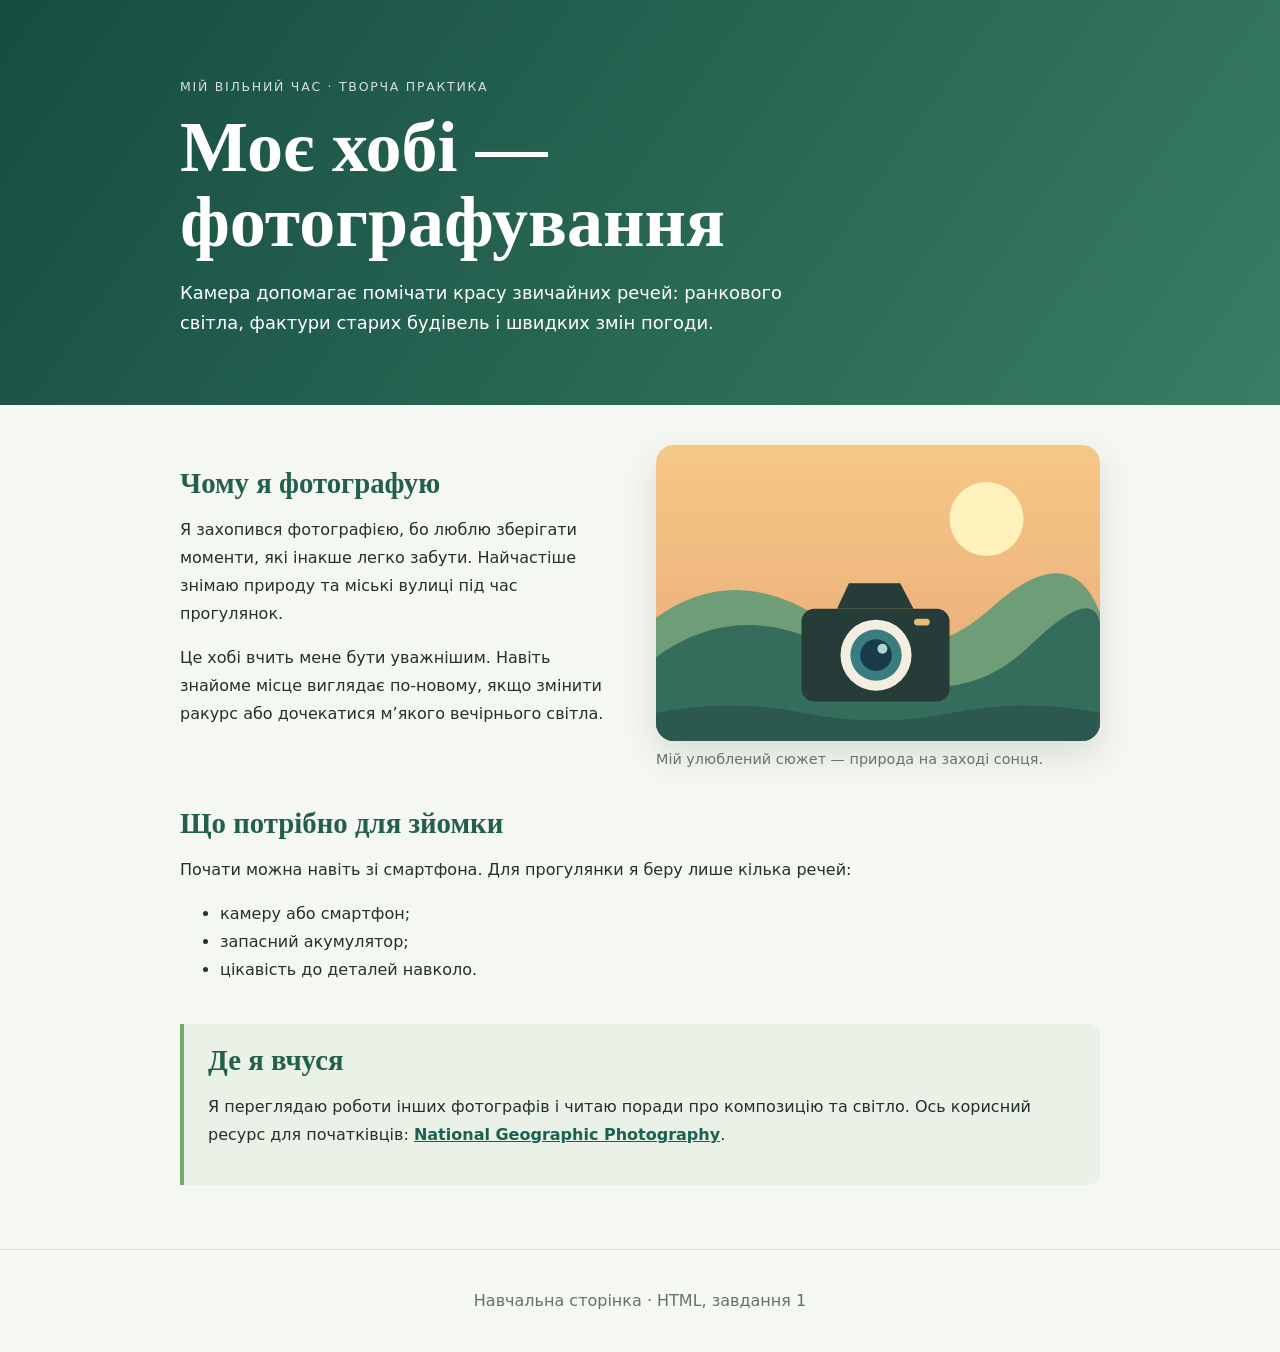
<file: dz html/index.html>
<!doctype html>
<html lang="uk">
<head>
  <meta charset="utf-8">
  <meta name="viewport" content="width=device-width, initial-scale=1">
  <meta name="description" content="Моє хобі — фотографування природи">
  <title>Моє хобі — фотографування</title>
  <style>
    :root { color-scheme: light; font-family: system-ui, -apple-system, "Segoe UI", sans-serif; color: #23302c; background: #f5f7f2; }
    * { box-sizing: border-box; }
    body { margin: 0; }
    header { padding: 4rem max(1.25rem, calc((100vw - 920px)/2)) 3rem; color: #fff; background: linear-gradient(125deg,#164d41,#387d64); }
    .eyebrow { text-transform: uppercase; letter-spacing: .14em; font-size: .78rem; opacity: .82; }
    h1 { max-width: 720px; margin: .6rem 0; font-family: Georgia, serif; font-size: clamp(2.6rem, 7vw, 4.5rem); line-height: 1.04; }
    header p { max-width: 620px; font-size: 1.12rem; line-height: 1.7; }
    main { width: min(920px, calc(100% - 2.5rem)); margin: 2.5rem auto 4rem; }
    .intro { display: grid; grid-template-columns: 1fr 1fr; gap: 2rem; align-items: center; }
    figure { margin: 0; }
    figure img { display: block; width: 100%; border-radius: 18px; box-shadow: 0 14px 35px #24372b22; }
    figcaption { margin-top: .65rem; color: #65746c; font-size: .9rem; }
    h2 { margin: 0 0 .8rem; color: #245f4d; font-family: Georgia, serif; font-size: 1.8rem; }
    p, li { line-height: 1.75; }
    section { margin-top: 2.5rem; }
    .note { padding: 1.25rem 1.5rem; border-left: 4px solid #79a96a; background: #eaf1e7; border-radius: 0 12px 12px 0; }
    a { color: #17634e; font-weight: 650; }
    footer { border-top: 1px solid #dce4da; padding: 1.3rem; text-align: center; color: #647269; }
    @media (max-width: 680px) {
      .intro { grid-template-columns: 1fr; }
    }
  </style>
</head>
<body>
  <header>
    <p class="eyebrow">Мій вільний час · творча практика</p>
    <h1>Моє хобі — фотографування</h1>
    <p>Камера допомагає помічати красу звичайних речей: ранкового світла, фактури старих будівель і швидких змін погоди.</p>
  </header>

  <main>
    <div class="intro">
      <div>
        <h2>Чому я фотографую</h2>
        <p>Я захопився фотографією, бо люблю зберігати моменти, які інакше легко забути. Найчастіше знімаю природу та міські вулиці під час прогулянок.</p>
        <p>Це хобі вчить мене бути уважнішим. Навіть знайоме місце виглядає по-новому, якщо змінити ракурс або дочекатися м’якого вечірнього світла.</p>
      </div>

      <figure>
        <img src="hobby.svg" alt="Ілюстрація фотоапарата на тлі зелених пагорбів і вечірнього сонця">
        <figcaption>Мій улюблений сюжет — природа на заході сонця.</figcaption>
      </figure>
    </div>

    <section>
      <h2>Що потрібно для зйомки</h2>
      <p>Почати можна навіть зі смартфона. Для прогулянки я беру лише кілька речей:</p>
      <ul>
        <li>камеру або смартфон;</li>
        <li>запасний акумулятор;</li>
        <li>цікавість до деталей навколо.</li>
      </ul>
    </section>

    <section class="note">
      <h2>Де я вчуся</h2>
      <p>Я переглядаю роботи інших фотографів і читаю поради про композицію та світло. Ось корисний ресурс для початківців: <a href="https://www.nationalgeographic.com/photography">National Geographic Photography</a>.</p>
    </section>
  </main>

  <footer>
    <p>Навчальна сторінка · HTML, завдання 1</p>
  </footer>
</body>
</html>
</file>
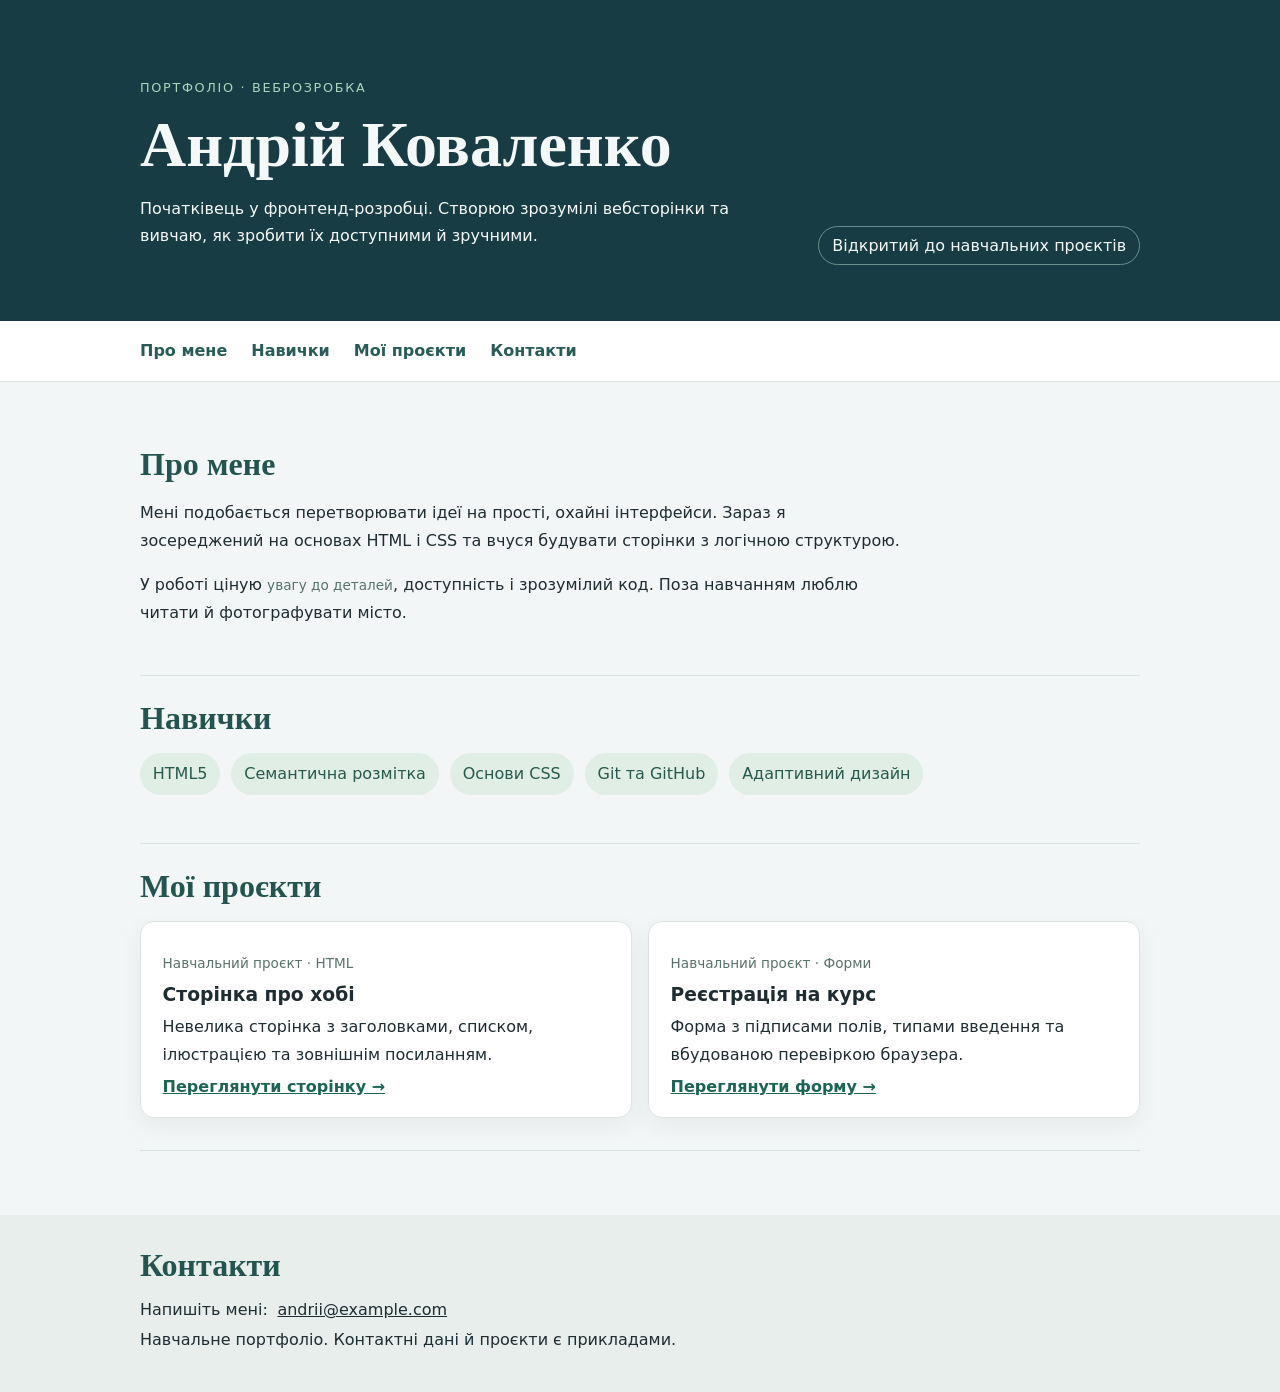
<file: dz html/portfolio.html>
<!doctype html>
<html lang="uk">
<head>
  <meta charset="utf-8">
  <meta name="viewport" content="width=device-width, initial-scale=1">
  <meta name="description" content="Навчальне портфоліо веброзробника">
  <title>Портфоліо розробника — Андрій Коваленко</title>
  <style>
    :root { font-family: system-ui, -apple-system, "Segoe UI", sans-serif; color: #1d2d32; background: #f3f6f7; }
    * { box-sizing: border-box; }
    body { margin: 0; }
    a { color: inherit; }
    .wrap { width: min(1000px, calc(100% - 2.5rem)); margin: auto; }
    .hero { padding: 4rem 0 3.5rem; background: #173c43; color: #f4f8f6; }
    .hero .wrap { display: flex; justify-content: space-between; align-items: end; gap: 2rem; }
    .kicker { letter-spacing: .13em; text-transform: uppercase; color: #a8d5bd; font-size: .8rem; }
    h1, h2 { font-family: Georgia, serif; }
    h1 { font-size: clamp(2.5rem, 6vw, 4rem); margin: .5rem 0; line-height: 1.05; }
    .hero p { max-width: 650px; line-height: 1.7; }
    .badge { border: 1px solid #67918c; padding: .55rem .8rem; border-radius: 999px; white-space: nowrap; }
    nav { position: sticky; top: 0; background: #fff; border-bottom: 1px solid #dce5e2; z-index: 2; }
    nav ul { display: flex; flex-wrap: wrap; gap: 1.5rem; list-style: none; padding: 1rem 0; margin: 0; }
    nav a { text-decoration: none; font-weight: 650; color: #285c58; }
    nav a:hover { text-decoration: underline; }
    main { padding: 2.5rem 0 4rem; }
    section { scroll-margin-top: 5rem; padding: 1.5rem 0 2rem; border-bottom: 1px solid #d9e2de; }
    h2 { font-size: 2rem; color: #23544f; margin: 0 0 1rem; }
    p, li { line-height: 1.75; }
    .about { max-width: 760px; }
    .skills { display: flex; flex-wrap: wrap; gap: .7rem; padding: 0; list-style: none; }
    .skills li { padding: .45rem .8rem; border-radius: 999px; background: #e0eee5; color: #27594d; }
    .cards { display: grid; grid-template-columns: repeat(2, minmax(0, 1fr)); gap: 1rem; }
    .card { padding: 1.35rem; background: white; border: 1px solid #dce5e2; border-radius: 14px; box-shadow: 0 8px 24px #193e4310; }
    .card h3 { margin: .15rem 0 .5rem; }
    .card p { margin: .5rem 0; }
    .tag { font-size: .85rem; color: #57736b; }
    .project-link { color: #1c6555; font-weight: 700; }
    footer { padding: 2rem 0; background: #e7eeeb; }
    footer p { margin: .4rem 0; }
    .contact { display: flex; gap: .6rem; flex-wrap: wrap; }
    @media (max-width: 650px) {
      .hero .wrap { display: block; }
      .badge { display: inline-block; margin-top: 1rem; }
      .cards { grid-template-columns: 1fr; }
    }
  </style>
</head>
<body>
  <header class="hero">
    <div class="wrap">
      <div>
        <p class="kicker">Портфоліо · веброзробка</p>
        <h1>Андрій Коваленко</h1>
        <p>Початківець у фронтенд-розробці. Створюю зрозумілі вебсторінки та вивчаю, як зробити їх доступними й зручними.</p>
      </div>
      <span class="badge">Відкритий до навчальних проєктів</span>
    </div>
  </header>

  <nav aria-label="Навігація сторінкою">
    <div class="wrap">
      <ul>
        <li><a href="#about">Про мене</a></li>
        <li><a href="#skills">Навички</a></li>
        <li><a href="#projects">Мої проєкти</a></li>
        <li><a href="#contacts">Контакти</a></li>
      </ul>
    </div>
  </nav>

  <main class="wrap">
    <section id="about" aria-labelledby="about-title">
      <h2 id="about-title">Про мене</h2>
      <div class="about">
        <p>Мені подобається перетворювати ідеї на прості, охайні інтерфейси. Зараз я зосереджений на основах HTML і CSS та вчуся будувати сторінки з логічною структурою.</p>
        <p>У роботі ціную <span class="tag">увагу до деталей</span>, доступність і зрозумілий код. Поза навчанням люблю читати й фотографувати місто.</p>
      </div>
    </section>

    <section id="skills" aria-labelledby="skills-title">
      <h2 id="skills-title">Навички</h2>
      <ul class="skills">
        <li>HTML5</li>
        <li>Семантична розмітка</li>
        <li>Основи CSS</li>
        <li>Git та GitHub</li>
        <li>Адаптивний дизайн</li>
      </ul>
    </section>

    <section id="projects" aria-labelledby="projects-title">
      <h2 id="projects-title">Мої проєкти</h2>
      <div class="cards">
        <article class="card">
          <p class="tag">Навчальний проєкт · HTML</p>
          <h3>Сторінка про хобі</h3>
          <p>Невелика сторінка з заголовками, списком, ілюстрацією та зовнішнім посиланням.</p>
          <a class="project-link" href="index.html">Переглянути сторінку →</a>
        </article>

        <article class="card">
          <p class="tag">Навчальний проєкт · Форми</p>
          <h3>Реєстрація на курс</h3>
          <p>Форма з підписами полів, типами введення та вбудованою перевіркою браузера.</p>
          <a class="project-link" href="registration.html">Переглянути форму →</a>
        </article>
      </div>
    </section>
  </main>

  <footer id="contacts">
    <div class="wrap">
      <h2>Контакти</h2>
      <div class="contact">
        <span>Напишіть мені:</span>
        <a href="mailto:andrii@example.com">andrii@example.com</a>
      </div>
      <p>Навчальне портфоліо. Контактні дані й проєкти є прикладами.</p>
    </div>
  </footer>
</body>
</html>
</file>
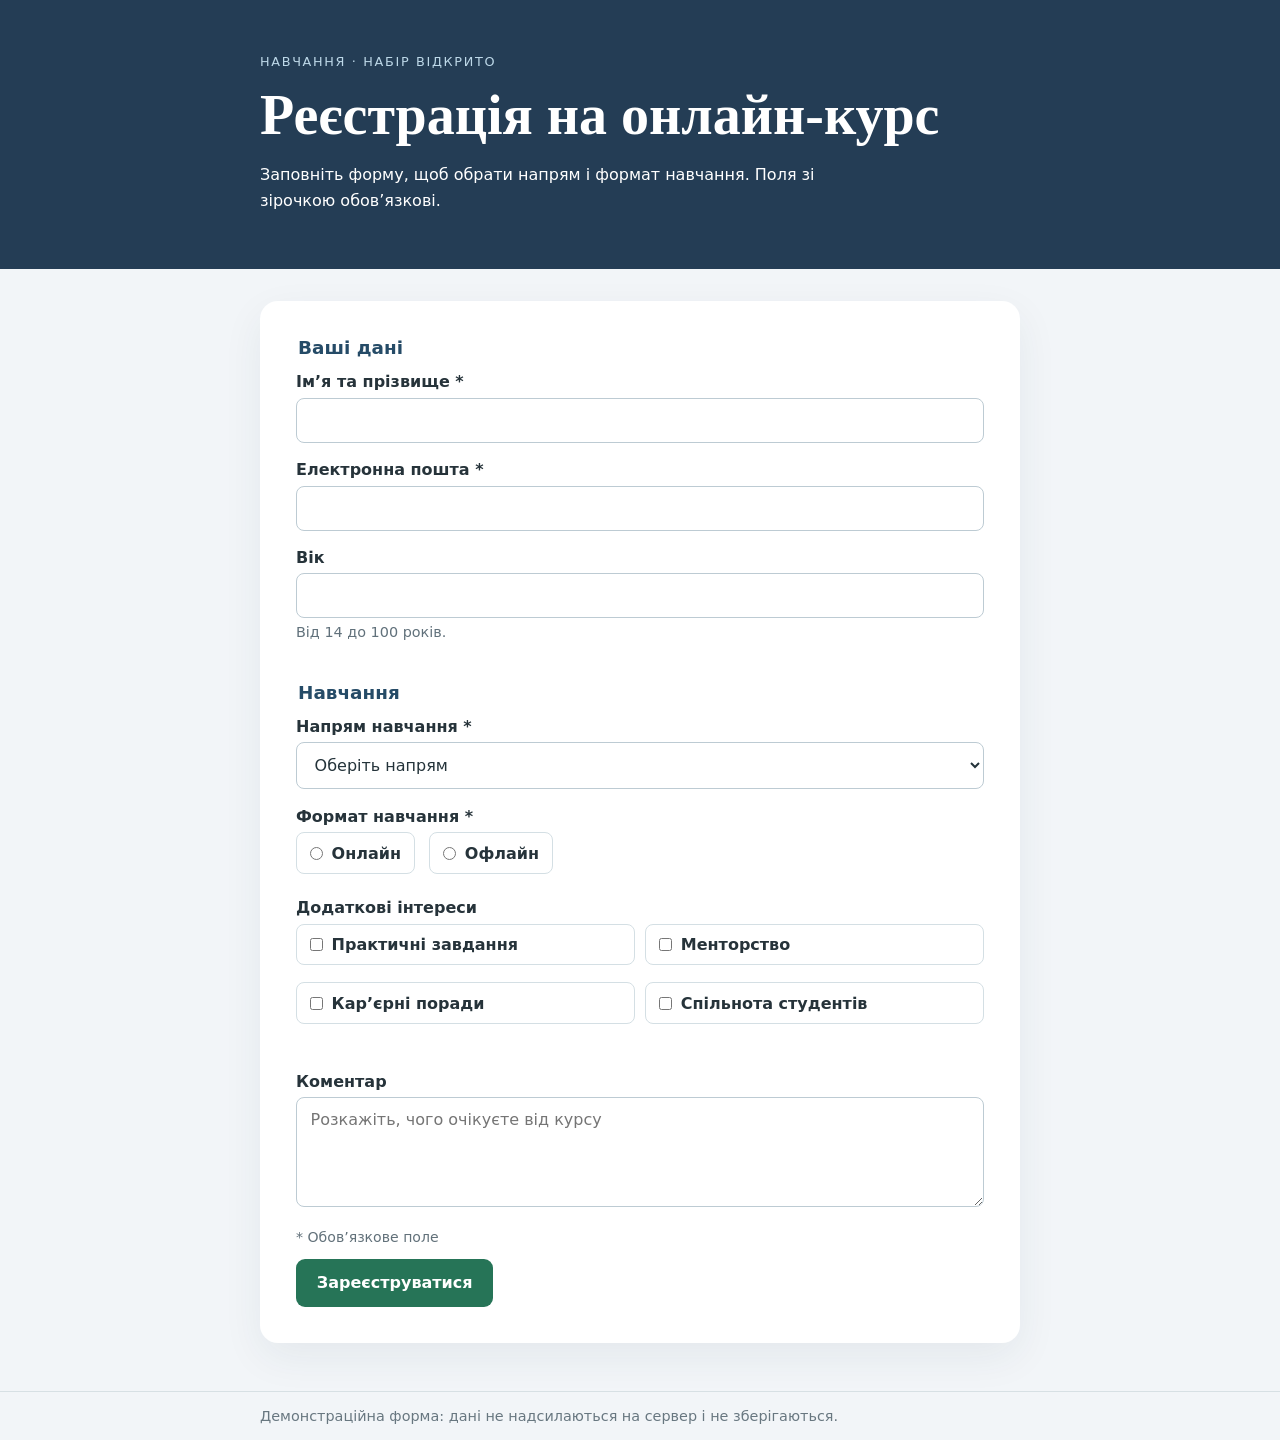
<file: dz html/registration.html>
<!doctype html>
<html lang="uk">
<head>
  <meta charset="utf-8">
  <meta name="viewport" content="width=device-width, initial-scale=1">
  <meta name="description" content="Форма реєстрації на онлайн-курс">
  <title>Реєстрація на онлайн-курс</title>
  <style>
    :root { font-family: system-ui, -apple-system, "Segoe UI", sans-serif; color: #26333a; background: #f2f5f8; }
    * { box-sizing: border-box; }
    body { margin: 0; }
    header { padding: 2.4rem 1.25rem; background: #243d55; color: #fff; }
    header .wrap, main, footer .wrap { width: min(760px, calc(100% - 2.5rem)); margin: auto; }
    .eyebrow { text-transform: uppercase; letter-spacing: .13em; color: #bdd8e8; font-size: .8rem; }
    h1, h2 { font-family: Georgia, serif; }
    h1 { font-size: clamp(2.3rem, 6vw, 3.5rem); line-height: 1.08; margin: .45rem 0; }
    header p { max-width: 620px; line-height: 1.65; }
    main { padding: 2rem 0 3rem; }
    .form-card { background: #fff; padding: clamp(1.25rem, 4vw, 2.25rem); border-radius: 18px; box-shadow: 0 14px 42px #1e354511; }
    fieldset { border: 0; padding: 0; margin: 0 0 1.5rem; }
    legend { font-weight: 750; font-size: 1.15rem; margin-bottom: .9rem; color: #254b67; }
    .field { margin-bottom: 1.1rem; }
    label, .group-label { display: block; font-weight: 650; margin-bottom: .4rem; }
    input, select, textarea { font: inherit; width: 100%; padding: .75rem .85rem; border: 1px solid #bdcbd3; border-radius: 8px; background: #fff; color: #24333a; }
    input:focus, select:focus, textarea:focus { outline: 3px solid #b8dfcf; border-color: #34745f; }
    textarea { resize: vertical; min-height: 110px; }
    .hint { color: #61717b; font-size: .9rem; margin: .35rem 0 0; }
    .choice-list { display: flex; gap: .9rem; flex-wrap: wrap; }
    .choice { display: flex; align-items: center; gap: .55rem; padding: .65rem .8rem; border: 1px solid #d4dfe4; border-radius: 8px; }
    .choice input { width: auto; margin: 0; accent-color: #247459; }
    .checks { display: grid; grid-template-columns: repeat(2, minmax(0, 1fr)); gap: .65rem; }
    .button { border: 0; border-radius: 9px; padding: .9rem 1.3rem; background: #267457; color: #fff; font: inherit; font-weight: 750; cursor: pointer; }
    .button:hover { background: #1d5f47; }
    .required-note { color: #62717a; font-size: .88rem; }
    footer { border-top: 1px solid #d7e0e4; padding: 1rem 0; color: #687780; font-size: .9rem; }
    @media (max-width: 560px) {
      .checks { grid-template-columns: 1fr; }
    }
  </style>
</head>
<body>
  <header>
    <div class="wrap">
      <p class="eyebrow">Навчання · набір відкрито</p>
      <h1>Реєстрація на онлайн-курс</h1>
      <p>Заповніть форму, щоб обрати напрям і формат навчання. Поля зі зірочкою обов’язкові.</p>
    </div>
  </header>

  <main>
    <form class="form-card" action="#" method="get">
      <fieldset>
        <legend>Ваші дані</legend>

        <div class="field">
          <label for="full-name">Ім’я та прізвище <span aria-hidden="true">*</span></label>
          <input type="text" id="full-name" name="full-name" autocomplete="name" required>
        </div>

        <div class="field">
          <label for="email">Електронна пошта <span aria-hidden="true">*</span></label>
          <input type="email" id="email" name="email" autocomplete="email" required>
        </div>

        <div class="field">
          <label for="age">Вік</label>
          <input type="number" id="age" name="age" min="14" max="100" step="1" inputmode="numeric">
          <p class="hint">Від 14 до 100 років.</p>
        </div>
      </fieldset>

      <fieldset>
        <legend>Навчання</legend>

        <div class="field">
          <label for="course">Напрям навчання <span aria-hidden="true">*</span></label>
          <select id="course" name="course" required>
            <option value="" selected disabled>Оберіть напрям</option>
            <option value="html-css">HTML та CSS</option>
            <option value="frontend">Frontend-розробка</option>
            <option value="design">Вебдизайн</option>
          </select>
        </div>

        <div class="field">
          <span class="group-label" id="format-label">Формат навчання <span aria-hidden="true">*</span></span>
          <div class="choice-list" role="group" aria-labelledby="format-label">
            <label class="choice"><input type="radio" name="format" value="online" required> Онлайн</label>
            <label class="choice"><input type="radio" name="format" value="offline"> Офлайн</label>
          </div>
        </div>

        <div class="field">
          <span class="group-label" id="interests-label">Додаткові інтереси</span>
          <div class="checks" role="group" aria-labelledby="interests-label">
            <label class="choice"><input type="checkbox" name="interests" value="practice"> Практичні завдання</label>
            <label class="choice"><input type="checkbox" name="interests" value="mentoring"> Менторство</label>
            <label class="choice"><input type="checkbox" name="interests" value="career"> Кар’єрні поради</label>
            <label class="choice"><input type="checkbox" name="interests" value="community"> Спільнота студентів</label>
          </div>
        </div>
      </fieldset>

      <div class="field">
        <label for="comment">Коментар</label>
        <textarea id="comment" name="comment" placeholder="Розкажіть, чого очікуєте від курсу"></textarea>
      </div>

      <p class="required-note">* Обов’язкове поле</p>
      <button class="button" type="submit">Зареєструватися</button>
    </form>
  </main>

  <footer>
    <div class="wrap">Демонстраційна форма: дані не надсилаються на сервер і не зберігаються.</div>
  </footer>
</body>
</html>
</file>
